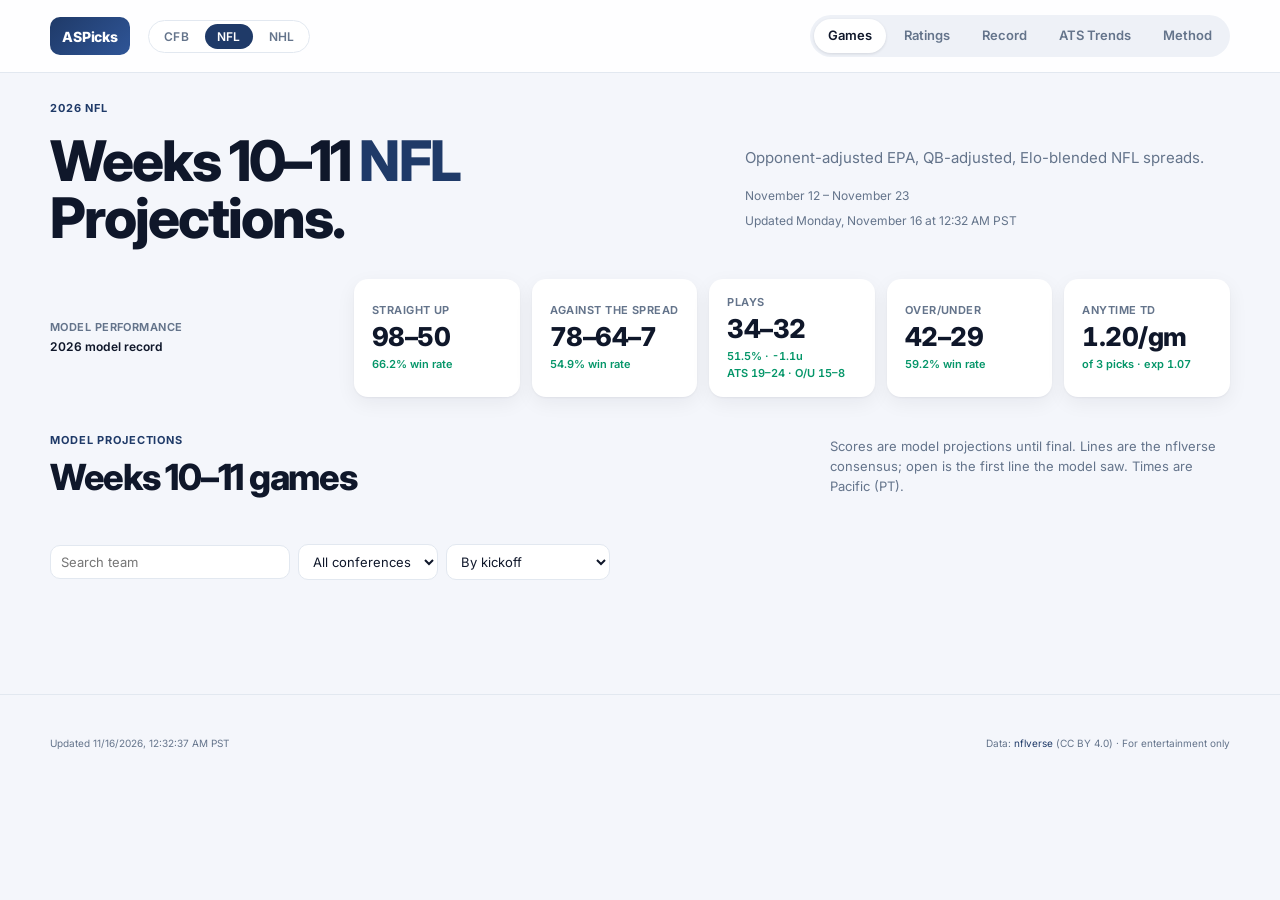
<file: site/nfl/index.html>
<!doctype html>
<html lang="en">
<head>
  <meta charset="utf-8">
  <meta name="viewport" content="width=device-width, initial-scale=1">
  <base href="../">
  <script>window.DATA_PATH = "nfl/data/";</script>
  <title>ASPicks Model · NFL</title>
  <meta name="description" content="ASPicks Model: college football, NFL and NHL projections, picks, totals, ATS trends and model record.">
  <link rel="icon" href="data:image/svg+xml,<svg xmlns='http://www.w3.org/2000/svg' viewBox='0 0 100 100'><text y='.9em' font-size='90'>🏈</text></svg>">
  <link rel="preconnect" href="https://fonts.googleapis.com">
  <link rel="preconnect" href="https://fonts.gstatic.com" crossorigin>
  <link rel="stylesheet" href="https://fonts.googleapis.com/css2?family=Geist:wght@400..700&family=Geist+Mono:wght@400..700&display=swap">
  <link rel="stylesheet" href="styles.css">
  <link rel="stylesheet" href="themes/dashboard.css">
</head>
<body>
  <header class="site-header">
    <div class="shell header-inner">
      <a class="wordmark" href="#games" aria-label="ASPicks Model home">ASPicks</a>
      <nav class="sports" aria-label="Sport">
        <a data-sport="cfb" href="./">CFB</a><a data-sport="nfl" href="nfl/">NFL</a><a data-sport="nhl" href="nhl/">NHL</a>
      </nav>
      <nav class="nav" role="tablist">
        <a role="tab" href="#games" data-tab="games" aria-selected="true">Games</a>
        <a role="tab" href="#ratings" data-tab="ratings">Ratings</a>
        <a role="tab" href="#record" data-tab="record">Record</a>
        <a role="tab" href="#trends" data-tab="trends">ATS Trends</a>
        <a role="tab" href="#method" data-tab="method">Method</a>
      </nav>
    </div>
  </header>

  <main>
    <section class="hero shell">
      <div class="eyebrow-row"><p class="eyebrow" id="eyebrow">College football</p></div>
      <div class="hero-layout">
        <h1 id="hero-title">Model <span>CFB</span><br>Projections.</h1>
        <div class="hero-details">
          <p class="hero-intro" id="hero-intro">Blended SP+, FPI and Elo power ratings: projected scores, model lines, against-the-spread picks, ATS trends and bet splits for every game on the board.</p>
          <div class="hero-meta" id="hero-meta"></div>
        </div>
      </div>
      <div class="record-strip" id="record-strip" hidden>
        <p><span>Model performance</span><strong id="record-label">Season record</strong></p>
        <dl id="record-dl"></dl>
      </div>
    </section>

    <div class="board-bg">
      <div class="shell board">
        <div id="empty" class="empty-state" hidden>
          <p>No data yet.</p>
          <p class="muted">Add the <code>CFBD_API_KEY</code> repository secret and run the <strong>Daily refresh</strong> workflow from the Actions tab.</p>
        </div>

        <section id="tab-games" class="tab-panel">
          <div class="board-top">
            <div>
              <p class="section-label">Model projections</p>
              <h2 id="games-title">Games</h2>
            </div>
            <p id="board-note">Every score shown is a model projection until final. Open and current list the market favorite; Proj. Line is the model's number. Times in your local zone.</p>
          </div>
          <div class="filter-bar" id="game-filters" role="tablist"></div>
          <div class="toolbar">
            <input type="search" id="game-search" placeholder="Search team" aria-label="Search team">
            <select id="game-conf" aria-label="Conference"><option value="">All conferences</option></select>
            <select id="game-sort" aria-label="Sort">
              <option value="time" id="sort-time">By kickoff</option>
              <option value="edge">Biggest edge</option>
              <option value="conf">Highest confidence</option>
              <option value="move">Biggest line move</option>
            </select>
            <span class="showing" id="games-showing"></span>
          </div>
          <div id="games-list" class="day-groups"></div>
        </section>

        <section id="tab-ratings" class="tab-panel" hidden>
          <div class="board-top">
            <div><p class="section-label">Power ratings</p><h2>Ratings</h2></div>
            <p>Points better than an average FBS team on a neutral field. SP+, FPI and Elo shown raw; Power is the blend.</p>
          </div>
          <div class="toolbar">
            <input type="search" id="rating-search" placeholder="Search team" aria-label="Search team">
            <select id="rating-conf" aria-label="Conference"><option value="">All conferences</option></select>
          </div>
          <div class="table-wrap"><table id="ratings-table" class="data"></table></div>
        </section>

        <section id="tab-record" class="tab-panel" hidden>
          <div class="board-top">
            <div><p class="section-label">Model history</p><h2>Record</h2></div>
            <p id="record-note">Picks lock at the last line before kickoff and are graded straight up and against the spread. Pushes count as neither.</p>
          </div>
          <div id="record-tiles" class="tiles"></div>
          <p class="muted clv-note"><strong>CLV (closing line value)</strong> compares the number when the model first made a pick with the closing number. Positive means the market moved toward our side after we picked it. It's the standard early read on whether picks have an edge, and it becomes meaningful within a few hundred picks, well before win–loss records do. Hover a pick's CLV for both numbers. Backtest picks have no CLV, since the backtest only had closing lines.</p>
          <h3 class="day-heading-h">By week</h3>
          <div class="table-wrap"><table id="record-weeks" class="data"></table></div>
          <h3 class="day-heading-h">Pick log</h3>
          <div class="toolbar">
            <input type="search" id="log-search" placeholder="Search team" aria-label="Search team">
            <select id="log-filter" aria-label="Filter">
              <option value="all">All picks</option>
              <option value="plays">Edge ≥ play threshold</option>
              <option value="high">High confidence</option>
              <option value="totals">O/U plays</option>
              <option value="graded">Graded only</option>
              <option value="pending">Pending only</option>
            </select>
          </div>
          <div class="table-wrap"><table id="record-log" class="data"></table></div>

          <div id="backtest" hidden>
            <div class="board-top bt-top">
              <div><p class="section-label">Simulated, not live</p><h2>Backtest</h2></div>
              <p id="bt-method"></p>
            </div>
            <div class="table-wrap"><table id="bt-seasons" class="data"></table></div>
            <h3 class="day-heading-h">Week by week</h3>
            <div class="toolbar">
              <select id="bt-season" aria-label="Backtest season"></select>
              <span class="showing" id="bt-tuning"></span>
            </div>
            <div class="table-wrap"><table id="bt-weeks" class="data"></table></div>
            <h3 class="day-heading-h">Backtest picks</h3>
            <div class="toolbar">
              <select id="bt-week" aria-label="Backtest week"></select>
              <select id="bt-filter" aria-label="Backtest filter">
                <option value="all">All picks</option>
                <option value="plays">Edge ≥ play threshold</option>
                <option value="strong">Edge ≥ strong threshold</option>
                <option value="high">High confidence</option>
              </select>
              <input type="search" id="bt-search" placeholder="Search team" aria-label="Search backtest team">
            </div>
            <div class="table-wrap"><table id="bt-picks" class="data"></table></div>
          </div>
        </section>

        <section id="tab-trends" class="tab-panel" hidden>
          <div class="board-top">
            <div><p class="section-label">Against the spread</p><h2>ATS Trends</h2></div>
            <p id="trends-meta"></p>
          </div>
          <div class="toolbar">
            <input type="search" id="trend-search" placeholder="Search team" aria-label="Search team">
            <select id="trend-sort" aria-label="Sort by"></select>
            <label class="check">Min games <input type="number" id="trend-min" value="5" min="0" max="60"></label>
          </div>
          <div class="table-wrap"><table id="trends-table" class="data"></table></div>
        </section>

        <section id="tab-method" class="tab-panel" hidden>
          <div class="board-top">
            <div><p class="section-label">How it works</p><h2>Method</h2></div>
            <p>Model, picks, trends and bet-split definitions.</p>
          </div>
          <div class="prose" id="method-body"></div>
        </section>
      </div>
    </div>
  </main>

  <footer class="footer">
    <div class="shell footer-inner">
      <span id="updated"></span>
      <span>Data: <span id="data-source"><a href="https://collegefootballdata.com">CollegeFootballData.com</a></span> · For entertainment only</span>
    </div>
  </footer>

  <script src="app.js"></script>
</body>
</html>
</file>
